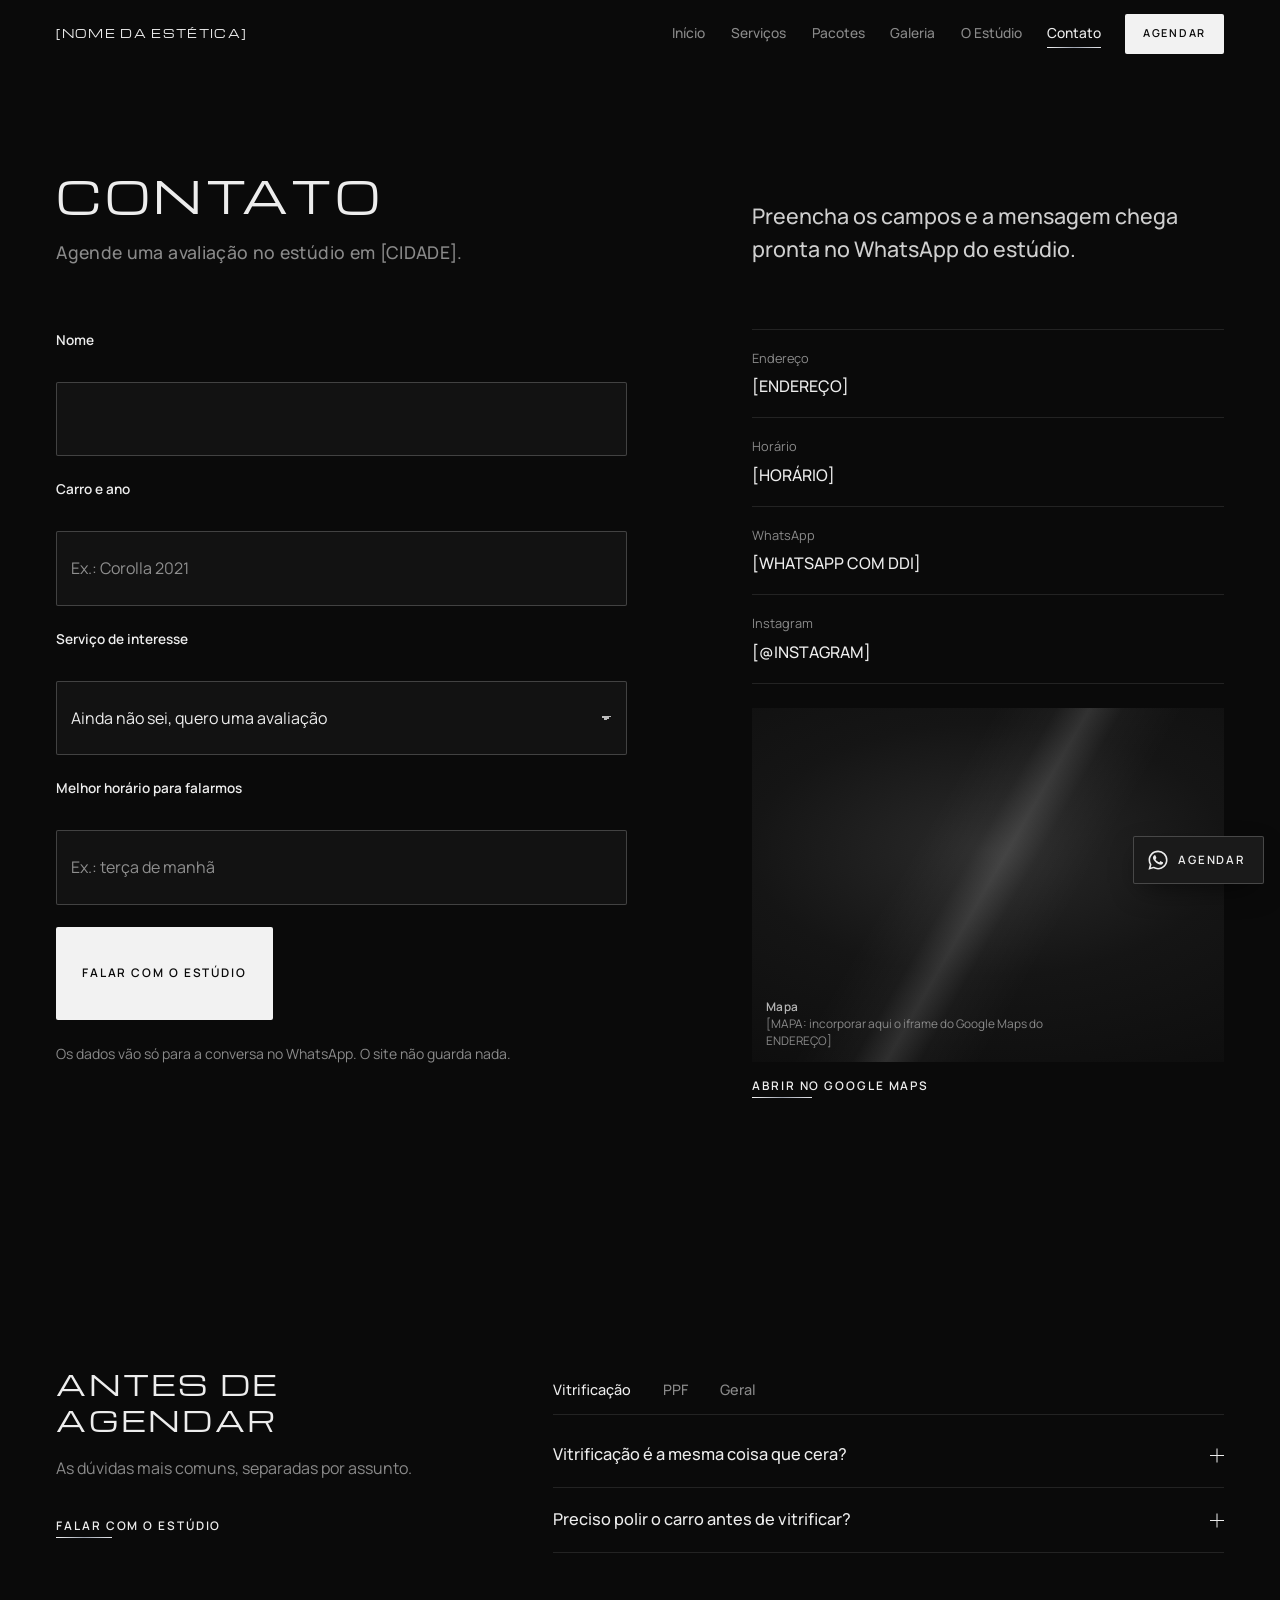
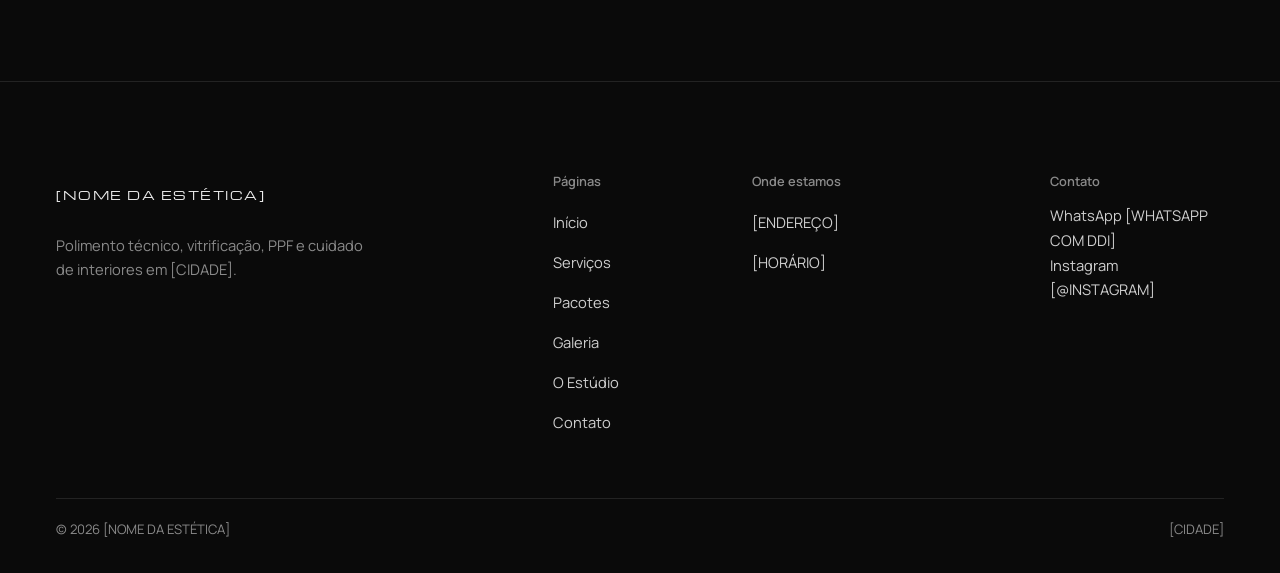
<file: contato.html>
<!doctype html>
<html lang="pt-BR">
<head>
<meta charset="utf-8">
<meta name="viewport" content="width=device-width, initial-scale=1, viewport-fit=cover">
<title>Agende uma avaliação de estética automotiva em [CIDADE] | [NOME DA ESTÉTICA]</title>
<meta name="description" content="Agende pelo WhatsApp uma avaliação de polimento, vitrificação ou PPF em [CIDADE]. Endereço, horário e dúvidas frequentes.">
<link rel="canonical" href="[URL DO SITE]/contato.html">
<meta name="theme-color" content="#0A0A0A">
<meta property="og:type" content="website">
<meta property="og:locale" content="pt_BR">
<meta property="og:site_name" content="[NOME DA ESTÉTICA]">
<meta property="og:title" content="Agende uma avaliação de estética automotiva em [CIDADE] | [NOME DA ESTÉTICA]">
<meta property="og:description" content="Agende pelo WhatsApp uma avaliação de polimento, vitrificação ou PPF em [CIDADE]. Endereço, horário e dúvidas frequentes.">
<meta property="og:url" content="[URL DO SITE]/contato.html">
<meta property="og:image" content="[URL DO SITE]/assets/img/og-contato.jpg">
<meta property="og:image:width" content="1200">
<meta property="og:image:height" content="630">
<meta name="twitter:card" content="summary_large_image">
<link rel="icon" href="data:image/svg+xml,%3Csvg xmlns='http://www.w3.org/2000/svg' viewBox='0 0 32 32'%3E%3Crect width='32' height='32' fill='%230A0A0A'/%3E%3Cpath d='M5 21h22M9 15h14' stroke='%23E5E7EB' stroke-width='1.6'/%3E%3C/svg%3E">
<link rel="preconnect" href="https://fonts.googleapis.com">
<link rel="preconnect" href="https://fonts.gstatic.com" crossorigin>
<link rel="stylesheet" href="https://fonts.googleapis.com/css2?family=Manrope:wght@400;500;600&family=Michroma&display=swap">
<link rel="stylesheet" href="assets/css/style.css">
<script>document.documentElement.classList.add('js');</script>
<script type="application/ld+json">
{
  "@context": "https://schema.org",
  "@type": "FAQPage",
  "mainEntity": [
    {
      "@type": "Question",
      "name": "Vitrificação é a mesma coisa que cera?",
      "acceptedAnswer": {
        "@type": "Answer",
        "text": "Não. A cera fica sobre a pintura e sai em poucas lavagens. O coating cerâmico se liga ao verniz e forma uma camada dura e transparente, que dura muito mais. A durabilidade do produto que usamos é [DURABILIDADE DA VITRIFICAÇÃO]."
      }
    },
    {
      "@type": "Question",
      "name": "Preciso polir o carro antes de vitrificar?",
      "acceptedAnswer": {
        "@type": "Answer",
        "text": "Sim. O coating sela o que estiver embaixo dele, inclusive riscos e marcas de lavagem. Por isso a pintura é corrigida antes da aplicação."
      }
    },
    {
      "@type": "Question",
      "name": "O PPF aparece na pintura?",
      "acceptedAnswer": {
        "@type": "Answer",
        "text": "Bem aplicado, fica quase imperceptível. De perto, dá para notar as bordas em algumas peças. Isso depende da cobertura escolhida."
      }
    },
    {
      "@type": "Question",
      "name": "Quanto tempo dura o PPF?",
      "acceptedAnswer": {
        "@type": "Answer",
        "text": "Depende da película e do uso do carro. Aplicamos [MARCA DO PPF], com durabilidade de [DURABILIDADE DO PPF] informada pelo fabricante."
      }
    },
    {
      "@type": "Question",
      "name": "Quanto tempo o carro fica no estúdio?",
      "acceptedAnswer": {
        "@type": "Answer",
        "text": "Depende do serviço e do estado da pintura. O prazo de referência de cada serviço está na página Serviços; o prazo exato é confirmado na avaliação."
      }
    },
    {
      "@type": "Question",
      "name": "Como é feito o orçamento?",
      "acceptedAnswer": {
        "@type": "Answer",
        "text": "O valor muda conforme o porte do carro e o estado da pintura. Por isso o preço final é passado depois da avaliação. Os valores de referência estão na página Pacotes."
      }
    },
    {
      "@type": "Question",
      "name": "Vocês buscam e entregam o carro?",
      "acceptedAnswer": {
        "@type": "Answer",
        "text": "[LEVA-E-TRAZ: confirmar se existe e em quais bairros]"
      }
    },
    {
      "@type": "Question",
      "name": "Quais são as formas de pagamento?",
      "acceptedAnswer": {
        "@type": "Answer",
        "text": "[FORMAS DE PAGAMENTO]"
      }
    }
  ]
}
</script>
</head>
<body data-page="contato">
<a class="skip" href="#conteudo">Pular para o conteúdo</a>
<header class="site-header" data-header>
  <div class="wrap hd-in">
    <a class="brand" href="index.html"><span class="brand-name">[NOME DA ESTÉTICA]</span></a>
    <nav class="nav" aria-label="Principal"><ul><li><a href="index.html" data-nav="inicio">Início</a></li><li><a href="servicos.html" data-nav="servicos">Serviços</a></li><li><a href="pacotes.html" data-nav="pacotes">Pacotes</a></li><li><a href="galeria.html" data-nav="galeria">Galeria</a></li><li><a href="estudio.html" data-nav="estudio">O Estúdio</a></li><li><a href="contato.html" data-nav="contato">Contato</a></li></ul></nav>
    <a class="btn btn-sm hd-cta" href="contato.html" data-wa="uma avaliação">Agendar</a>
    <button class="menu-btn" type="button" aria-expanded="false" aria-controls="menu-mobile" aria-label="Abrir menu"><svg viewBox="0 0 24 24" fill="none" stroke="currentColor" stroke-width="1.4" aria-hidden="true"><path d="M3 9h18M3 15h18"/></svg></button>
  </div>
</header>
<div class="menu-mobile" id="menu-mobile" role="dialog" aria-modal="true" aria-label="Menu" hidden>
  <div class="menu-top"><button class="menu-btn menu-close" type="button" aria-label="Fechar menu"><svg viewBox="0 0 24 24" fill="none" stroke="currentColor" stroke-width="1.4" aria-hidden="true"><path d="M5 5l14 14M19 5L5 19"/></svg></button></div>
  <nav aria-label="Principal no celular"><ul><li><a href="index.html" data-nav="inicio">Início</a></li><li><a href="servicos.html" data-nav="servicos">Serviços</a></li><li><a href="pacotes.html" data-nav="pacotes">Pacotes</a></li><li><a href="galeria.html" data-nav="galeria">Galeria</a></li><li><a href="estudio.html" data-nav="estudio">O Estúdio</a></li><li><a href="contato.html" data-nav="contato">Contato</a></li></ul></nav>
  <div class="menu-foot">
    <a class="btn" href="contato.html" data-wa="uma avaliação">Agendar avaliação</a>
    <p class="small muted">[ENDEREÇO]<br>[HORÁRIO]</p>
  </div>
</div>
<main id="conteudo">
<section class="page-head">
  <div class="wrap page-head-grid">
    <h1><span class="d h1">Contato</span><span class="h1-city">Agende uma avaliação no estúdio em [CIDADE].</span></h1>
    <p class="lead">Preencha os campos e a mensagem chega pronta no WhatsApp do estúdio.</p>
  </div>
</section>
<section class="sec" style="padding-top:0" aria-label="Formulário e informações">
  <div class="wrap contact-grid">
    <form class="form" id="form-contato" novalidate>
      <div class="field"><label for="f-nome">Nome</label><input id="f-nome" name="nome" autocomplete="name" required aria-describedby="f-nome-err"><span class="err" id="f-nome-err" aria-live="polite"></span></div>
      <div class="field"><label for="f-carro">Carro e ano</label><input id="f-carro" name="carro" placeholder="Ex.: Corolla 2021" required aria-describedby="f-carro-err"><span class="err" id="f-carro-err" aria-live="polite"></span></div>
      <div class="field"><label for="f-servico">Serviço de interesse</label><select id="f-servico" name="servico"><option value="">Ainda não sei, quero uma avaliação</option><option value="Polimento técnico" data-slug="polimento">Polimento técnico</option><option value="Vitrificação de pintura" data-slug="vitrificacao">Vitrificação de pintura</option><option value="PPF" data-slug="ppf">PPF</option><option value="Higienização e hidratação de couro" data-slug="couro">Higienização e hidratação de couro</option><option value="Película solar" data-slug="pelicula">Película solar</option><option value="Restauração de faróis" data-slug="farois">Restauração de faróis</option><option value="Pacote Revitalização" data-slug="revitalizacao">Pacote Revitalização</option><option value="Pacote Proteção" data-slug="protecao">Pacote Proteção</option><option value="Pacote Blindagem" data-slug="blindagem">Pacote Blindagem</option></select></div>
      <div class="field"><label for="f-horario">Melhor horário para falarmos</label><input id="f-horario" name="horario" placeholder="Ex.: terça de manhã"></div>
      <button class="btn" type="submit">Falar com o estúdio</button>
      <p class="form-status" role="status"></p>
      <p class="small muted">Os dados vão só para a conversa no WhatsApp. O site não guarda nada.</p>
    </form>
    <div class="info">
      <dl>
        <div><dt>Endereço</dt><dd>[ENDEREÇO]</dd></div>
        <div><dt>Horário</dt><dd>[HORÁRIO]</dd></div>
        <div><dt>WhatsApp</dt><dd><a href="contato.html" data-wa="uma avaliação">[WHATSAPP COM DDI]</a></dd></div>
        <div><dt>Instagram</dt><dd><a href="https://www.instagram.com/[@INSTAGRAM]" target="_blank" rel="noopener">[@INSTAGRAM]</a></dd></div>
      </dl>
      <div class="map">
        <figure class="ph" style="--ar:4 / 3;--ang:120deg;--lx:50%;--ly:40%"><figcaption class="ph-note"><b>Mapa</b>[MAPA: incorporar aqui o iframe do Google Maps do ENDEREÇO]</figcaption></figure>
        <div class="actions"><a class="link" href="https://www.google.com/maps/search/?api=1&amp;query=[ENDEREÇO]" target="_blank" rel="noopener">Abrir no Google Maps</a></div>
      </div>
    </div>
  </div>
</section>
<section class="sec" id="faq" aria-labelledby="fc-t">
  <div class="wrap faq-grid">
    <div>
      <h2 class="d h2" id="fc-t">Antes de agendar</h2>
      <p class="muted" style="margin-top:16px;max-width:36ch">As dúvidas mais comuns, separadas por assunto.</p>
      <div class="actions" style="margin-top:20px"><a class="link" href="contato.html" data-wa="uma conversa para tirar dúvidas">Falar com o estúdio</a></div>
    </div>
    <div><div class="tabs" role="tablist" aria-label="Categorias de dúvidas"><button type="button" role="tab" id="fc-tab-vitrificacao" aria-controls="fc-panel-vitrificacao" aria-selected="true" tabindex="0">Vitrificação</button><button type="button" role="tab" id="fc-tab-ppf" aria-controls="fc-panel-ppf" aria-selected="false" tabindex="-1">PPF</button><button type="button" role="tab" id="fc-tab-geral" aria-controls="fc-panel-geral" aria-selected="false" tabindex="-1">Geral</button></div><div role="tabpanel" id="fc-panel-vitrificacao" aria-labelledby="fc-tab-vitrificacao" tabindex="0"><div class="acc"><h3><button class="acc-btn" type="button" aria-expanded="false" aria-controls="fc-vitrificacao-0"><span>Vitrificação é a mesma coisa que cera?</span><span class="acc-ico" aria-hidden="true"></span></button></h3><div class="acc-panel" id="fc-vitrificacao-0"><p>Não. A cera fica sobre a pintura e sai em poucas lavagens. O coating cerâmico se liga ao verniz e forma uma camada dura e transparente, que dura muito mais. A durabilidade do produto que usamos é [DURABILIDADE DA VITRIFICAÇÃO].</p></div></div><div class="acc"><h3><button class="acc-btn" type="button" aria-expanded="false" aria-controls="fc-vitrificacao-1"><span>Preciso polir o carro antes de vitrificar?</span><span class="acc-ico" aria-hidden="true"></span></button></h3><div class="acc-panel" id="fc-vitrificacao-1"><p>Sim. O coating sela o que estiver embaixo dele, inclusive riscos e marcas de lavagem. Por isso a pintura é corrigida antes da aplicação.</p></div></div></div><div role="tabpanel" id="fc-panel-ppf" aria-labelledby="fc-tab-ppf" tabindex="0"><div class="acc"><h3><button class="acc-btn" type="button" aria-expanded="false" aria-controls="fc-ppf-0"><span>O PPF aparece na pintura?</span><span class="acc-ico" aria-hidden="true"></span></button></h3><div class="acc-panel" id="fc-ppf-0"><p>Bem aplicado, fica quase imperceptível. De perto, dá para notar as bordas em algumas peças. Isso depende da cobertura escolhida.</p></div></div><div class="acc"><h3><button class="acc-btn" type="button" aria-expanded="false" aria-controls="fc-ppf-1"><span>Quanto tempo dura o PPF?</span><span class="acc-ico" aria-hidden="true"></span></button></h3><div class="acc-panel" id="fc-ppf-1"><p>Depende da película e do uso do carro. Aplicamos [MARCA DO PPF], com durabilidade de [DURABILIDADE DO PPF] informada pelo fabricante.</p></div></div></div><div role="tabpanel" id="fc-panel-geral" aria-labelledby="fc-tab-geral" tabindex="0"><div class="acc"><h3><button class="acc-btn" type="button" aria-expanded="false" aria-controls="fc-geral-0"><span>Quanto tempo o carro fica no estúdio?</span><span class="acc-ico" aria-hidden="true"></span></button></h3><div class="acc-panel" id="fc-geral-0"><p>Depende do serviço e do estado da pintura. O prazo de referência de cada serviço está na página Serviços; o prazo exato é confirmado na avaliação.</p></div></div><div class="acc"><h3><button class="acc-btn" type="button" aria-expanded="false" aria-controls="fc-geral-1"><span>Como é feito o orçamento?</span><span class="acc-ico" aria-hidden="true"></span></button></h3><div class="acc-panel" id="fc-geral-1"><p>O valor muda conforme o porte do carro e o estado da pintura. Por isso o preço final é passado depois da avaliação. Os valores de referência estão na página Pacotes.</p></div></div><div class="acc"><h3><button class="acc-btn" type="button" aria-expanded="false" aria-controls="fc-geral-2"><span>Vocês buscam e entregam o carro?</span><span class="acc-ico" aria-hidden="true"></span></button></h3><div class="acc-panel" id="fc-geral-2"><p>[LEVA-E-TRAZ: confirmar se existe e em quais bairros]</p></div></div><div class="acc"><h3><button class="acc-btn" type="button" aria-expanded="false" aria-controls="fc-geral-3"><span>Quais são as formas de pagamento?</span><span class="acc-ico" aria-hidden="true"></span></button></h3><div class="acc-panel" id="fc-geral-3"><p>[FORMAS DE PAGAMENTO]</p></div></div></div></div>
  </div>
</section>
</main>
<footer class="site-footer">
  <div class="wrap">
    <div class="ft-grid">
      <div class="ft-brand">
        <a class="brand" href="index.html"><span class="brand-name">[NOME DA ESTÉTICA]</span></a>
        <p>Polimento técnico, vitrificação, PPF e cuidado de interiores em [CIDADE].</p>
      </div>
      <div class="ft-col"><h2>Páginas</h2><ul><li><a href="index.html" data-nav="inicio">Início</a></li><li><a href="servicos.html" data-nav="servicos">Serviços</a></li><li><a href="pacotes.html" data-nav="pacotes">Pacotes</a></li><li><a href="galeria.html" data-nav="galeria">Galeria</a></li><li><a href="estudio.html" data-nav="estudio">O Estúdio</a></li><li><a href="contato.html" data-nav="contato">Contato</a></li></ul></div>
      <div class="ft-col"><h2>Onde estamos</h2><ul><li><span>[ENDEREÇO]</span></li><li><span>[HORÁRIO]</span></li></ul></div>
      <div class="ft-col"><h2>Contato</h2><ul>
        <li><a href="contato.html" data-wa="uma avaliação">WhatsApp [WHATSAPP COM DDI]</a></li>
        <li><a href="https://www.instagram.com/[@INSTAGRAM]" target="_blank" rel="noopener">Instagram [@INSTAGRAM]</a></li>
      </ul></div>
    </div>
    <div class="ft-base"><span>© <span data-year>2026</span> [NOME DA ESTÉTICA]</span><span>[CIDADE]</span></div>
  </div>
</footer>
<a class="wa-float" href="contato.html" data-wa="uma avaliação" aria-label="Agendar pelo WhatsApp"><svg viewBox="0 0 24 24" fill="currentColor" aria-hidden="true"><path d="M17.47 14.38c-.3-.15-1.76-.87-2.03-.97-.27-.1-.47-.15-.67.15-.2.3-.77.97-.94 1.17-.17.2-.35.22-.64.07-.3-.15-1.26-.46-2.4-1.48-.89-.79-1.49-1.77-1.66-2.07-.17-.3-.02-.46.13-.6.13-.14.3-.35.45-.52.15-.17.2-.3.3-.5.1-.2.05-.37-.03-.52-.07-.15-.67-1.6-.92-2.2-.24-.58-.49-.5-.67-.5h-.57c-.2 0-.52.07-.8.37-.27.3-1.04 1.02-1.04 2.48s1.07 2.88 1.21 3.08c.15.2 2.1 3.2 5.08 4.49.71.31 1.26.49 1.7.63.71.23 1.36.2 1.87.12.57-.08 1.76-.72 2-1.41.25-.7.25-1.29.18-1.41-.07-.13-.27-.2-.57-.35zM12.04 21.5h-.01a9.45 9.45 0 0 1-4.82-1.32l-.35-.2-3.58.94.96-3.49-.23-.36a9.43 9.43 0 0 1-1.45-5.03c0-5.22 4.25-9.47 9.48-9.47a9.4 9.4 0 0 1 6.7 2.78 9.4 9.4 0 0 1 2.77 6.7c0 5.22-4.25 9.46-9.47 9.46zm8.06-17.53A11.33 11.33 0 0 0 12.04.63C5.76.63.65 5.74.65 12.02c0 2 .52 3.96 1.52 5.69L.55 23.6l6.04-1.58a11.36 11.36 0 0 0 5.44 1.39h.01c6.28 0 11.39-5.11 11.39-11.39 0-3.04-1.18-5.9-3.33-8.05z"/></svg><span>Agendar</span></a>
<script src="assets/js/main.js" defer></script>
</body>
</html>
</file>
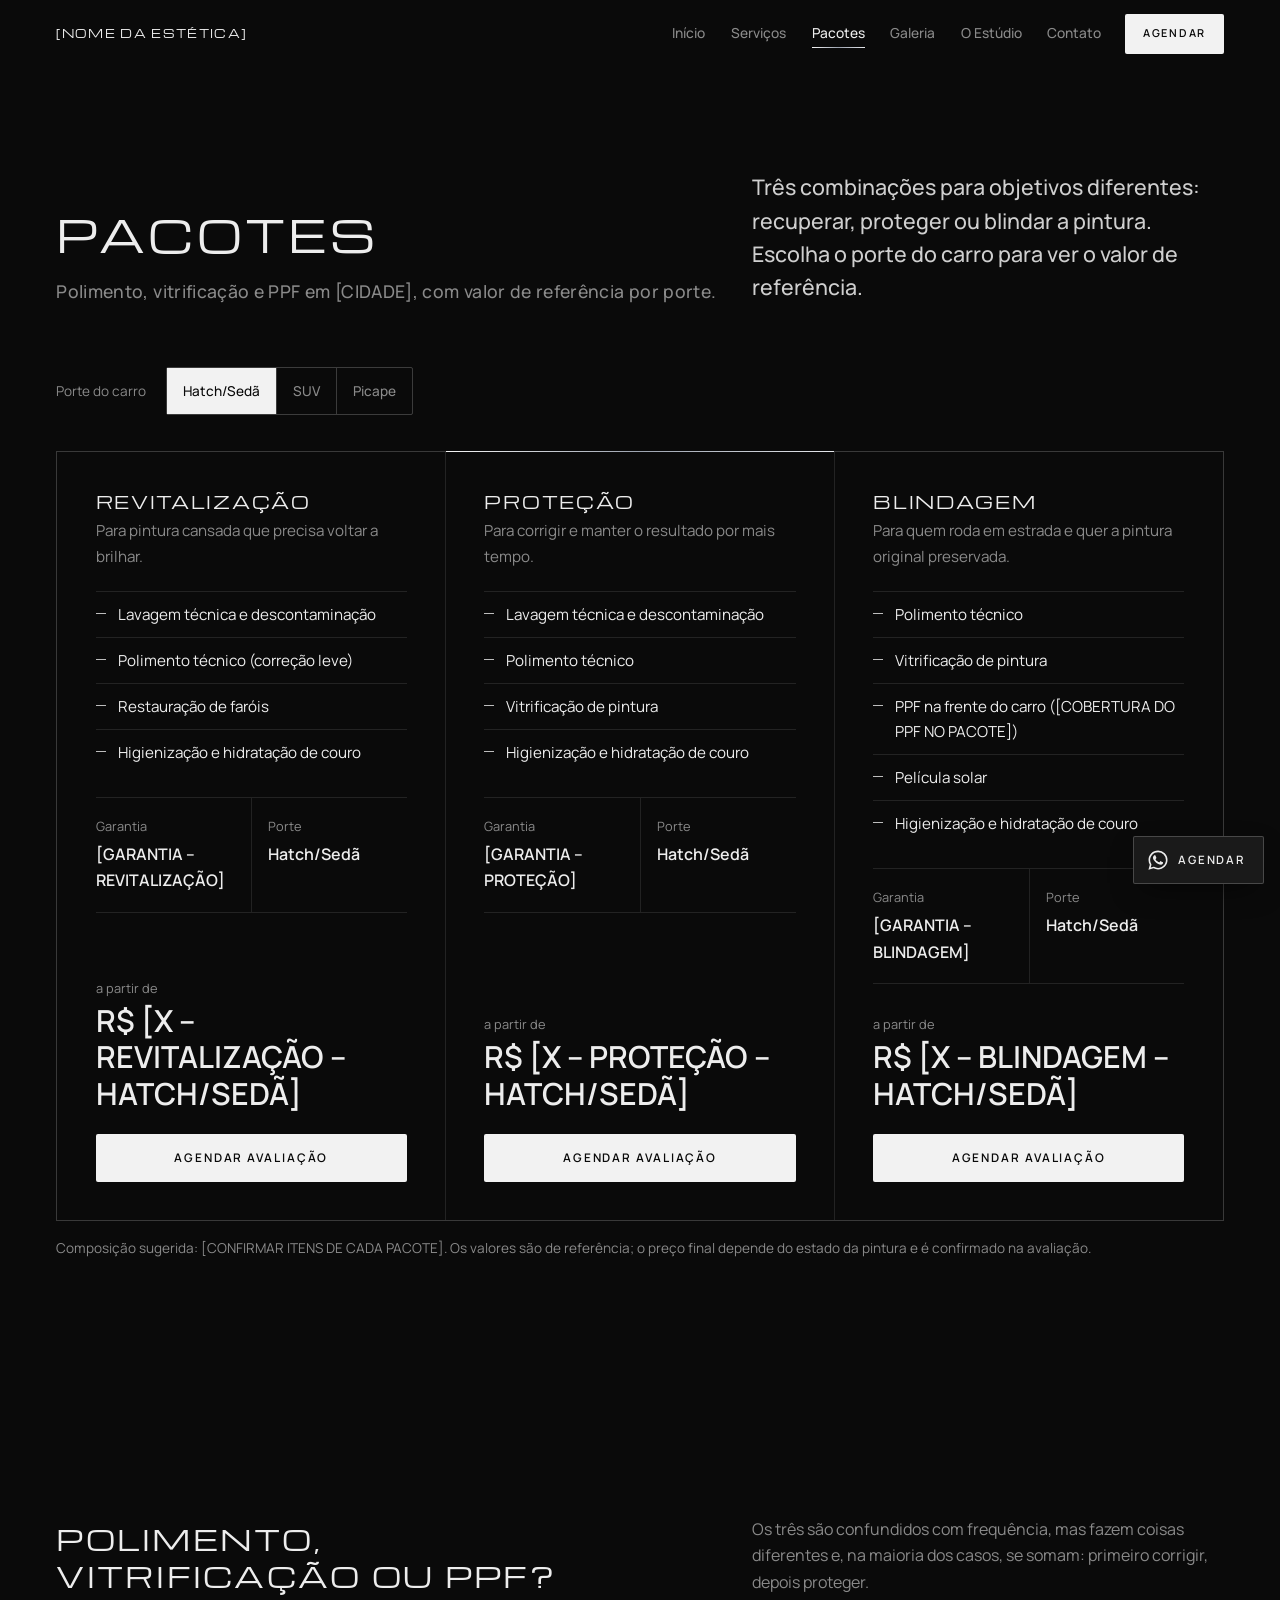
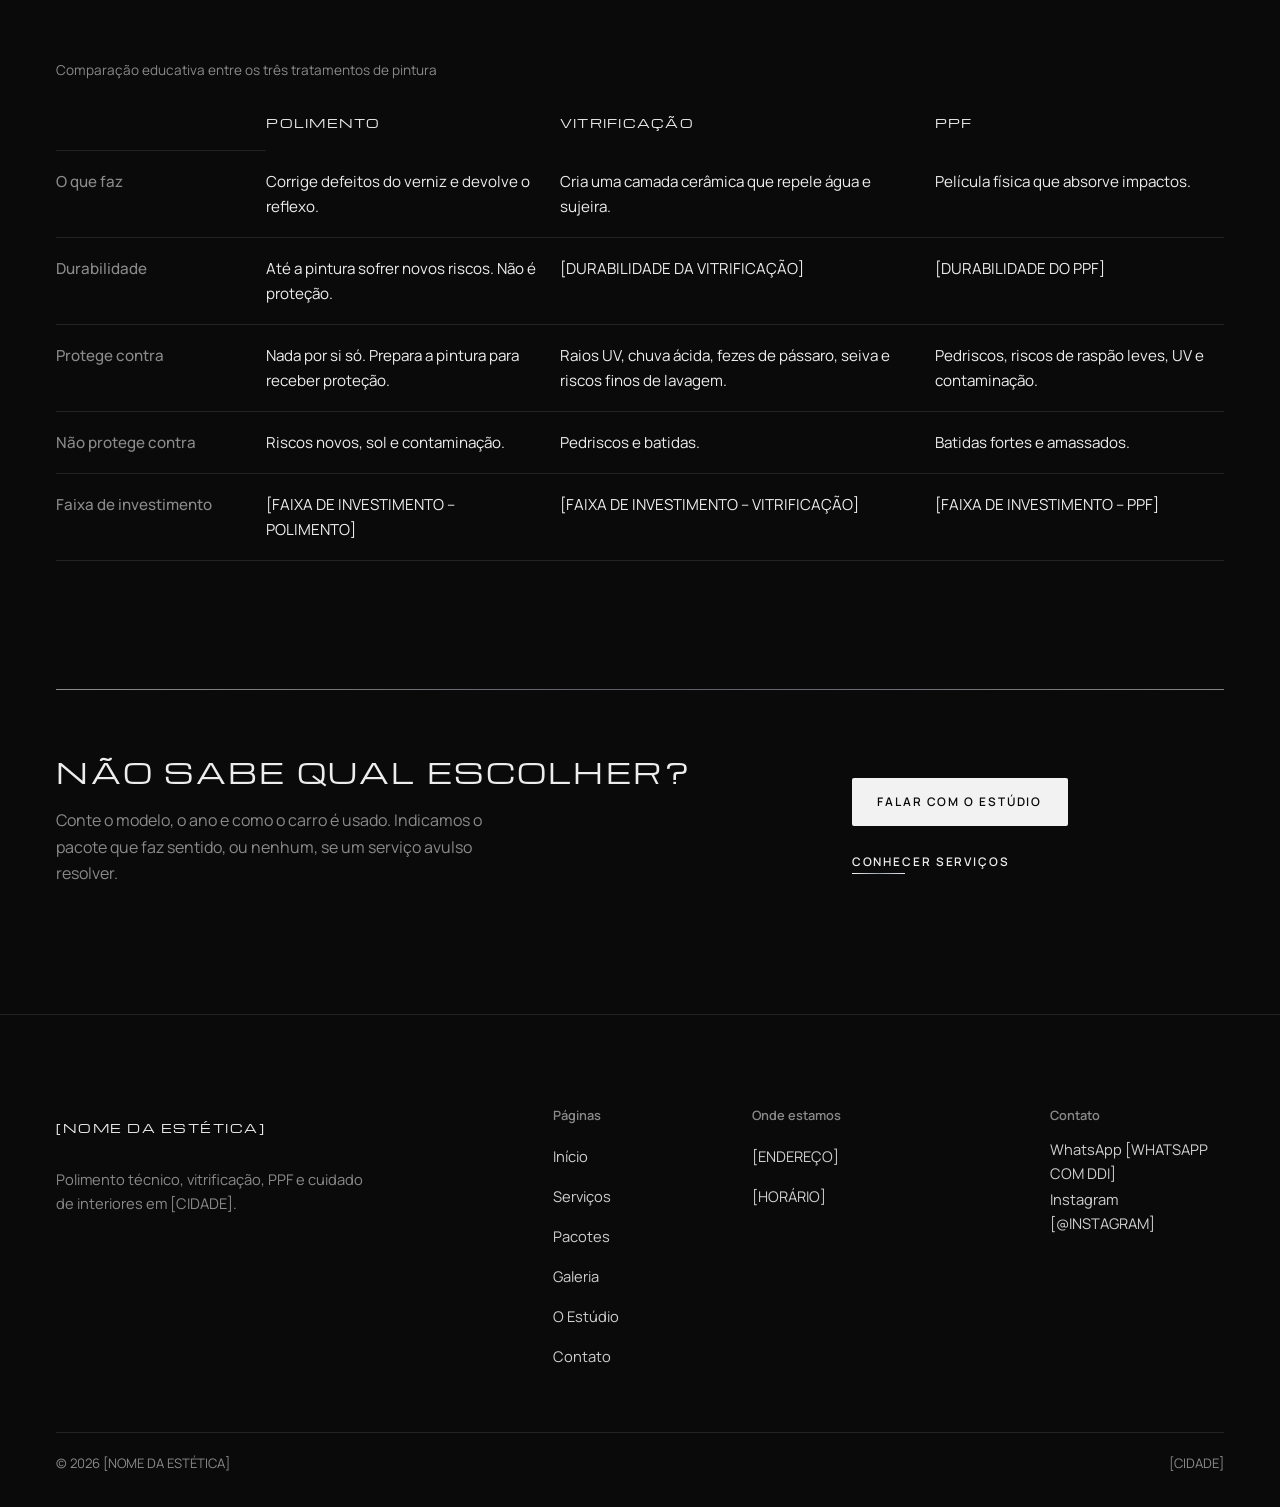
<file: pacotes.html>
<!doctype html>
<html lang="pt-BR">
<head>
<meta charset="utf-8">
<meta name="viewport" content="width=device-width, initial-scale=1, viewport-fit=cover">
<title>Pacotes de polimento, vitrificação e PPF em [CIDADE] | [NOME DA ESTÉTICA]</title>
<meta name="description" content="Pacotes de estética automotiva em [CIDADE] com valor de referência por porte. Compare polimento, vitrificação e PPF.">
<link rel="canonical" href="[URL DO SITE]/pacotes.html">
<meta name="theme-color" content="#0A0A0A">
<meta property="og:type" content="website">
<meta property="og:locale" content="pt_BR">
<meta property="og:site_name" content="[NOME DA ESTÉTICA]">
<meta property="og:title" content="Pacotes de polimento, vitrificação e PPF em [CIDADE] | [NOME DA ESTÉTICA]">
<meta property="og:description" content="Pacotes de estética automotiva em [CIDADE] com valor de referência por porte. Compare polimento, vitrificação e PPF.">
<meta property="og:url" content="[URL DO SITE]/pacotes.html">
<meta property="og:image" content="[URL DO SITE]/assets/img/og-pacotes.jpg">
<meta property="og:image:width" content="1200">
<meta property="og:image:height" content="630">
<meta name="twitter:card" content="summary_large_image">
<link rel="icon" href="data:image/svg+xml,%3Csvg xmlns='http://www.w3.org/2000/svg' viewBox='0 0 32 32'%3E%3Crect width='32' height='32' fill='%230A0A0A'/%3E%3Cpath d='M5 21h22M9 15h14' stroke='%23E5E7EB' stroke-width='1.6'/%3E%3C/svg%3E">
<link rel="preconnect" href="https://fonts.googleapis.com">
<link rel="preconnect" href="https://fonts.gstatic.com" crossorigin>
<link rel="stylesheet" href="https://fonts.googleapis.com/css2?family=Manrope:wght@400;500;600&family=Michroma&display=swap">
<link rel="stylesheet" href="assets/css/style.css">
<script>document.documentElement.classList.add('js');</script>

</head>
<body data-page="pacotes">
<a class="skip" href="#conteudo">Pular para o conteúdo</a>
<header class="site-header" data-header>
  <div class="wrap hd-in">
    <a class="brand" href="index.html"><span class="brand-name">[NOME DA ESTÉTICA]</span></a>
    <nav class="nav" aria-label="Principal"><ul><li><a href="index.html" data-nav="inicio">Início</a></li><li><a href="servicos.html" data-nav="servicos">Serviços</a></li><li><a href="pacotes.html" data-nav="pacotes">Pacotes</a></li><li><a href="galeria.html" data-nav="galeria">Galeria</a></li><li><a href="estudio.html" data-nav="estudio">O Estúdio</a></li><li><a href="contato.html" data-nav="contato">Contato</a></li></ul></nav>
    <a class="btn btn-sm hd-cta" href="contato.html" data-wa="uma avaliação">Agendar</a>
    <button class="menu-btn" type="button" aria-expanded="false" aria-controls="menu-mobile" aria-label="Abrir menu"><svg viewBox="0 0 24 24" fill="none" stroke="currentColor" stroke-width="1.4" aria-hidden="true"><path d="M3 9h18M3 15h18"/></svg></button>
  </div>
</header>
<div class="menu-mobile" id="menu-mobile" role="dialog" aria-modal="true" aria-label="Menu" hidden>
  <div class="menu-top"><button class="menu-btn menu-close" type="button" aria-label="Fechar menu"><svg viewBox="0 0 24 24" fill="none" stroke="currentColor" stroke-width="1.4" aria-hidden="true"><path d="M5 5l14 14M19 5L5 19"/></svg></button></div>
  <nav aria-label="Principal no celular"><ul><li><a href="index.html" data-nav="inicio">Início</a></li><li><a href="servicos.html" data-nav="servicos">Serviços</a></li><li><a href="pacotes.html" data-nav="pacotes">Pacotes</a></li><li><a href="galeria.html" data-nav="galeria">Galeria</a></li><li><a href="estudio.html" data-nav="estudio">O Estúdio</a></li><li><a href="contato.html" data-nav="contato">Contato</a></li></ul></nav>
  <div class="menu-foot">
    <a class="btn" href="contato.html" data-wa="uma avaliação">Agendar avaliação</a>
    <p class="small muted">[ENDEREÇO]<br>[HORÁRIO]</p>
  </div>
</div>
<main id="conteudo">
<section class="page-head">
  <div class="wrap page-head-grid">
    <h1><span class="d h1">Pacotes</span><span class="h1-city">Polimento, vitrificação e PPF em [CIDADE], com valor de referência por porte.</span></h1>
    <p class="lead">Três combinações para objetivos diferentes: recuperar, proteger ou blindar a pintura. Escolha o porte do carro para ver o valor de referência.</p>
  </div>
</section>
<section class="sec" style="padding-top:0" aria-label="Pacotes por porte">
  <div class="wrap">
    <div class="size-sel">
      <fieldset>
        <legend>Porte do carro</legend>
        <div class="seg">
          <label><input type="radio" name="porte" value="hatch" checked><span>Hatch/Sedã</span></label>
          <label><input type="radio" name="porte" value="suv"><span>SUV</span></label>
          <label><input type="radio" name="porte" value="picape"><span>Picape</span></label>
        </div>
      </fieldset>
    </div>
    <div class="pkgs" aria-live="polite"><article class="pkg rv" aria-labelledby="pk-revitalizacao">
  <div><h2 class="pkg-name" id="pk-revitalizacao">Revitalização</h2><p class="pkg-for">Para pintura cansada que precisa voltar a brilhar.</p></div>
  <ul><li>Lavagem técnica e descontaminação</li><li>Polimento técnico (correção leve)</li><li>Restauração de faróis</li><li>Higienização e hidratação de couro</li></ul>
  <dl class="meta"><div><dt>Garantia</dt><dd>[GARANTIA – REVITALIZAÇÃO]</dd></div><div><dt>Porte</dt><dd data-porte-label>Hatch/Sedã</dd></div></dl>
  <p class="pkg-price"><small>a partir de</small><strong>R$ <span data-price data-hatch="[X – REVITALIZAÇÃO – HATCH/SEDÃ]" data-suv="[X – REVITALIZAÇÃO – SUV]" data-picape="[X – REVITALIZAÇÃO – PICAPE]">[X – REVITALIZAÇÃO – HATCH/SEDÃ]</span></strong></p>
  <a class="btn" href="contato.html?servico=revitalizacao" data-wa="uma avaliação para o pacote Revitalização" data-wa-pkg="Revitalização">Agendar avaliação</a>
</article><article class="pkg pkg-feat rv" aria-labelledby="pk-protecao">
  <div><h2 class="pkg-name" id="pk-protecao">Proteção</h2><p class="pkg-for">Para corrigir e manter o resultado por mais tempo.</p></div>
  <ul><li>Lavagem técnica e descontaminação</li><li>Polimento técnico</li><li>Vitrificação de pintura</li><li>Higienização e hidratação de couro</li></ul>
  <dl class="meta"><div><dt>Garantia</dt><dd>[GARANTIA – PROTEÇÃO]</dd></div><div><dt>Porte</dt><dd data-porte-label>Hatch/Sedã</dd></div></dl>
  <p class="pkg-price"><small>a partir de</small><strong>R$ <span data-price data-hatch="[X – PROTEÇÃO – HATCH/SEDÃ]" data-suv="[X – PROTEÇÃO – SUV]" data-picape="[X – PROTEÇÃO – PICAPE]">[X – PROTEÇÃO – HATCH/SEDÃ]</span></strong></p>
  <a class="btn" href="contato.html?servico=protecao" data-wa="uma avaliação para o pacote Proteção" data-wa-pkg="Proteção">Agendar avaliação</a>
</article><article class="pkg rv" aria-labelledby="pk-blindagem">
  <div><h2 class="pkg-name" id="pk-blindagem">Blindagem</h2><p class="pkg-for">Para quem roda em estrada e quer a pintura original preservada.</p></div>
  <ul><li>Polimento técnico</li><li>Vitrificação de pintura</li><li>PPF na frente do carro ([COBERTURA DO PPF NO PACOTE])</li><li>Película solar</li><li>Higienização e hidratação de couro</li></ul>
  <dl class="meta"><div><dt>Garantia</dt><dd>[GARANTIA – BLINDAGEM]</dd></div><div><dt>Porte</dt><dd data-porte-label>Hatch/Sedã</dd></div></dl>
  <p class="pkg-price"><small>a partir de</small><strong>R$ <span data-price data-hatch="[X – BLINDAGEM – HATCH/SEDÃ]" data-suv="[X – BLINDAGEM – SUV]" data-picape="[X – BLINDAGEM – PICAPE]">[X – BLINDAGEM – HATCH/SEDÃ]</span></strong></p>
  <a class="btn" href="contato.html?servico=blindagem" data-wa="uma avaliação para o pacote Blindagem" data-wa-pkg="Blindagem">Agendar avaliação</a>
</article></div>
    <p class="pkg-note">Composição sugerida: [CONFIRMAR ITENS DE CADA PACOTE]. Os valores são de referência; o preço final depende do estado da pintura e é confirmado na avaliação.</p>
  </div>
</section>
<section class="sec" aria-labelledby="cmp-t">
  <div class="wrap">
    <div class="sec-head rv">
      <h2 class="d h2" id="cmp-t">Polimento, vitrificação ou PPF?</h2>
      <p>Os três são confundidos com frequência, mas fazem coisas diferentes e, na maioria dos casos, se somam: primeiro corrigir, depois proteger.</p>
    </div>
    <table class="cmp rv">
      <caption>Comparação educativa entre os três tratamentos de pintura</caption>
      <thead><tr><td></td><th scope="col">Polimento</th><th scope="col">Vitrificação</th><th scope="col">PPF</th></tr></thead>
      <tbody><tr><th scope="row">O que faz</th><td data-label="Polimento">Corrige defeitos do verniz e devolve o reflexo.</td><td data-label="Vitrificação">Cria uma camada cerâmica que repele água e sujeira.</td><td data-label="PPF">Película física que absorve impactos.</td></tr><tr><th scope="row">Durabilidade</th><td data-label="Polimento">Até a pintura sofrer novos riscos. Não é proteção.</td><td data-label="Vitrificação">[DURABILIDADE DA VITRIFICAÇÃO]</td><td data-label="PPF">[DURABILIDADE DO PPF]</td></tr><tr><th scope="row">Protege contra</th><td data-label="Polimento">Nada por si só. Prepara a pintura para receber proteção.</td><td data-label="Vitrificação">Raios UV, chuva ácida, fezes de pássaro, seiva e riscos finos de lavagem.</td><td data-label="PPF">Pedriscos, riscos de raspão leves, UV e contaminação.</td></tr><tr><th scope="row">Não protege contra</th><td data-label="Polimento">Riscos novos, sol e contaminação.</td><td data-label="Vitrificação">Pedriscos e batidas.</td><td data-label="PPF">Batidas fortes e amassados.</td></tr><tr><th scope="row">Faixa de investimento</th><td data-label="Polimento">[FAIXA DE INVESTIMENTO – POLIMENTO]</td><td data-label="Vitrificação">[FAIXA DE INVESTIMENTO – VITRIFICAÇÃO]</td><td data-label="PPF">[FAIXA DE INVESTIMENTO – PPF]</td></tr></tbody>
    </table>
  </div>
</section>
<section class="sec" style="padding-top:0" aria-labelledby="pk-cta-t">
  <div class="wrap">
    <hr class="rule">
    <div class="cta-box rv">
      <div><h2 class="d h2" id="pk-cta-t">Não sabe qual escolher?</h2><p style="margin-top:16px">Conte o modelo, o ano e como o carro é usado. Indicamos o pacote que faz sentido, ou nenhum, se um serviço avulso resolver.</p></div>
      <div class="actions"><a class="btn" href="contato.html" data-wa="uma avaliação para saber qual pacote faz sentido">Falar com o estúdio</a><a class="link" href="servicos.html">Conhecer serviços</a></div>
    </div>
  </div>
</section>
</main>
<footer class="site-footer">
  <div class="wrap">
    <div class="ft-grid">
      <div class="ft-brand">
        <a class="brand" href="index.html"><span class="brand-name">[NOME DA ESTÉTICA]</span></a>
        <p>Polimento técnico, vitrificação, PPF e cuidado de interiores em [CIDADE].</p>
      </div>
      <div class="ft-col"><h2>Páginas</h2><ul><li><a href="index.html" data-nav="inicio">Início</a></li><li><a href="servicos.html" data-nav="servicos">Serviços</a></li><li><a href="pacotes.html" data-nav="pacotes">Pacotes</a></li><li><a href="galeria.html" data-nav="galeria">Galeria</a></li><li><a href="estudio.html" data-nav="estudio">O Estúdio</a></li><li><a href="contato.html" data-nav="contato">Contato</a></li></ul></div>
      <div class="ft-col"><h2>Onde estamos</h2><ul><li><span>[ENDEREÇO]</span></li><li><span>[HORÁRIO]</span></li></ul></div>
      <div class="ft-col"><h2>Contato</h2><ul>
        <li><a href="contato.html" data-wa="uma avaliação">WhatsApp [WHATSAPP COM DDI]</a></li>
        <li><a href="https://www.instagram.com/[@INSTAGRAM]" target="_blank" rel="noopener">Instagram [@INSTAGRAM]</a></li>
      </ul></div>
    </div>
    <div class="ft-base"><span>© <span data-year>2026</span> [NOME DA ESTÉTICA]</span><span>[CIDADE]</span></div>
  </div>
</footer>
<a class="wa-float" href="contato.html" data-wa="uma avaliação" aria-label="Agendar pelo WhatsApp"><svg viewBox="0 0 24 24" fill="currentColor" aria-hidden="true"><path d="M17.47 14.38c-.3-.15-1.76-.87-2.03-.97-.27-.1-.47-.15-.67.15-.2.3-.77.97-.94 1.17-.17.2-.35.22-.64.07-.3-.15-1.26-.46-2.4-1.48-.89-.79-1.49-1.77-1.66-2.07-.17-.3-.02-.46.13-.6.13-.14.3-.35.45-.52.15-.17.2-.3.3-.5.1-.2.05-.37-.03-.52-.07-.15-.67-1.6-.92-2.2-.24-.58-.49-.5-.67-.5h-.57c-.2 0-.52.07-.8.37-.27.3-1.04 1.02-1.04 2.48s1.07 2.88 1.21 3.08c.15.2 2.1 3.2 5.08 4.49.71.31 1.26.49 1.7.63.71.23 1.36.2 1.87.12.57-.08 1.76-.72 2-1.41.25-.7.25-1.29.18-1.41-.07-.13-.27-.2-.57-.35zM12.04 21.5h-.01a9.45 9.45 0 0 1-4.82-1.32l-.35-.2-3.58.94.96-3.49-.23-.36a9.43 9.43 0 0 1-1.45-5.03c0-5.22 4.25-9.47 9.48-9.47a9.4 9.4 0 0 1 6.7 2.78 9.4 9.4 0 0 1 2.77 6.7c0 5.22-4.25 9.46-9.47 9.46zm8.06-17.53A11.33 11.33 0 0 0 12.04.63C5.76.63.65 5.74.65 12.02c0 2 .52 3.96 1.52 5.69L.55 23.6l6.04-1.58a11.36 11.36 0 0 0 5.44 1.39h.01c6.28 0 11.39-5.11 11.39-11.39 0-3.04-1.18-5.9-3.33-8.05z"/></svg><span>Agendar</span></a>
<script src="assets/js/main.js" defer></script>
</body>
</html>
</file>
<file: assets/css/style.css>
/* =========================================================
   Estúdio de detalhamento automotivo — folha de estilo única
   Direção: showroom à noite. Fundo escuro, cromado só em
   linhas de 1px, números grandes e palavra-chave do herói.
   ========================================================= */

:root {
  --bg: #0A0A0A;
  --s1: #121212;
  --s2: #1A1A1A;
  --tx: #EDEDED;
  --tx2: #8A8A8A;
  --line: rgba(237, 237, 237, .11);
  --line2: rgba(237, 237, 237, .22);
  --btn: #F2F2F2;
  --chrome: linear-gradient(90deg, #F5F5F5 0%, #9CA3AF 50%, #E5E7EB 100%);
  --chrome-v: linear-gradient(180deg, rgba(245,245,245,0) 0%, #9CA3AF 30%, #F5F5F5 55%, #E5E7EB 75%, rgba(229,231,235,0) 100%);

  --f-d: "Michroma", "Arial Narrow", sans-serif;
  --f-b: "Manrope", system-ui, -apple-system, "Segoe UI", sans-serif;

  --pad: clamp(16px, 4.4vw, 64px);
  --max: 1440px;
  --gap: clamp(16px, 2vw, 32px);
  --hd: 68px;
  --sec: clamp(72px, 10vw, 152px);

  --ease: cubic-bezier(.16, 1, .3, 1);
  color-scheme: dark;
}

/* ---------- base ---------- */
*, *::before, *::after { box-sizing: border-box; }
html { -webkit-text-size-adjust: 100%; scroll-behavior: smooth; scroll-padding-top: calc(var(--hd) + 16px); }
body {
  margin: 0;
  background: var(--bg);
  color: var(--tx);
  font: 400 1rem/1.65 var(--f-b);
  font-feature-settings: "tnum" 0;
  -webkit-font-smoothing: antialiased;
  text-rendering: optimizeLegibility;
  overflow-x: hidden;
}
body.menu-open { overflow: hidden; }
img { display: block; max-width: 100%; height: auto; }
a { color: inherit; text-underline-offset: .25em; text-decoration-thickness: 1px; }
button, input, select, textarea { font: inherit; color: inherit; }
button { cursor: pointer; }
h1, h2, h3, h4, p, ul, ol, dl, dd, figure, blockquote { margin: 0; }
ul, ol { padding: 0; list-style: none; }
::selection { background: #E5E7EB; color: #0A0A0A; }
:focus-visible { outline: 2px solid var(--btn); outline-offset: 3px; border-radius: 1px; }
html { scrollbar-color: #3a3a3a var(--bg); }
::-webkit-scrollbar { width: 10px; height: 10px; }
::-webkit-scrollbar-track { background: var(--bg); }
::-webkit-scrollbar-thumb { background: #2e2e2e; border: 2px solid var(--bg); }

.skip {
  position: absolute; left: 16px; top: -100px; z-index: 200;
  background: var(--btn); color: #0A0A0A; padding: 12px 16px; font-weight: 600;
}
.skip:focus { top: 12px; }
.sr { position: absolute !important; width: 1px; height: 1px; overflow: hidden; clip: rect(0 0 0 0); white-space: nowrap; }

.wrap { width: 100%; max-width: var(--max); margin-inline: auto; padding-inline: var(--pad); }
.sec { padding-block: var(--sec); }
.sec-tight { padding-block: clamp(48px, 6vw, 96px); }

/* ---------- tipografia ---------- */
.d {
  font-family: var(--f-d);
  font-weight: 400;
  text-transform: uppercase;
  letter-spacing: .08em;
  line-height: 1.3;
}
h1 { line-height: 1.2; }
.h1 { display: block; font-size: clamp(1.45rem, .9rem + 2.2vw, 2.7rem); line-height: 1.22; text-wrap: balance; }
.h2 { font-size: clamp(1.1rem, .85rem + 1.15vw, 1.85rem); text-wrap: balance; }
.h3 { font-family: var(--f-b); font-weight: 600; font-size: clamp(1.15rem, 1rem + .5vw, 1.45rem); line-height: 1.3; letter-spacing: -.01em; }
.lead { font-size: clamp(1.08rem, .98rem + .45vw, 1.35rem); line-height: 1.55; font-weight: 500; color: var(--tx); max-width: 46ch; }
.muted { color: var(--tx2); }
.small { font-size: .875rem; }
.prose p { max-width: 64ch; color: #cfcfcf; }
.prose p + p { margin-top: 1em; }

.chrome-text {
  background: linear-gradient(100deg, #F5F5F5 0%, #9CA3AF 30%, #E5E7EB 46%, #FFFFFF 50%, #E5E7EB 54%, #9CA3AF 70%, #E5E7EB 100%);
  background-size: 260% 100%;
  background-position: 0 0;
  -webkit-background-clip: text;
  background-clip: text;
  color: transparent;
  -webkit-text-fill-color: transparent;
}
.hero .chrome-text { animation: sheen 2.4s var(--ease) .6s 1 both; }
@keyframes sheen { from { background-position: 100% 0; } to { background-position: 0 0; } }

.rule { height: 1px; border: 0; margin: 0; background: var(--chrome); opacity: .55; }
.ph-tag { color: #d7d7d7; background: rgba(237,237,237,.06); box-shadow: inset 0 0 0 1px var(--line2); padding: .05em .35em; border-radius: 2px; font-style: normal; white-space: normal; overflow-wrap: anywhere; }

/* ---------- botões e links ---------- */
.btn {
  position: relative; overflow: hidden; isolation: isolate;
  display: inline-flex; align-items: center; justify-content: center; gap: .6em;
  min-height: 48px; padding: 0 1.6rem;
  background: var(--btn); color: #0A0A0A; border: 0; border-radius: 2px;
  font: 600 .74rem/1 var(--f-b); letter-spacing: .16em; text-transform: uppercase;
  text-decoration: none; white-space: nowrap;
  transition: background-color .3s;
}
.btn::after {
  content: ""; position: absolute; z-index: -1; top: -20%; bottom: -20%; left: -45%; width: 38%;
  background: linear-gradient(100deg, transparent 0%, rgba(0,0,0,.07) 30%, #FFFFFF 50%, rgba(0,0,0,.07) 70%, transparent 100%);
  transform: skewX(-18deg) translateX(0);
}
.btn:hover::after, .btn:focus-visible::after { transform: skewX(-18deg) translateX(420%); transition: transform .9s var(--ease); }
.btn:active { background: #DADADA; }
.btn-sm { min-height: 40px; padding: 0 1.1rem; font-size: .68rem; }
.btn svg { width: 18px; height: 18px; flex: none; }

.link {
  position: relative; display: inline-flex; align-items: center; min-height: 48px;
  color: var(--tx); text-decoration: none; background: none; border: 0; padding: 0;
  font: 600 .74rem/1 var(--f-b); letter-spacing: .16em; text-transform: uppercase;
}
.link::after {
  content: ""; position: absolute; left: 0; bottom: 12px; height: 1px; width: 34%;
  background: var(--chrome); transition: width .55s var(--ease);
}
.link:hover::after, .link:focus-visible::after { width: 100%; }
.actions { display: flex; flex-wrap: wrap; align-items: center; gap: 12px 28px; }

/* ---------- header ---------- */
.site-header {
  position: fixed; inset: 0 0 auto 0; z-index: 90; height: var(--hd);
  background: transparent; border-bottom: 1px solid transparent;
  transition: background-color .4s, border-color .4s;
}
.site-header.is-solid { background: var(--bg); border-bottom-color: var(--line); }
.hd-in { height: 100%; display: flex; align-items: center; gap: 16px; }
.brand {
  flex: 1 1 auto; min-width: 0; display: flex; align-items: center; gap: 10px;
  text-decoration: none; color: var(--tx); min-height: 48px;
}
.brand-mark { width: 22px; height: 22px; flex: none; }
.brand-name {
  font: 400 .62rem/1.2 var(--f-d); letter-spacing: .12em; text-transform: uppercase;
  white-space: nowrap; overflow: hidden; text-overflow: ellipsis;
}
.nav { display: none; }
.nav ul { display: flex; gap: clamp(14px, 2vw, 30px); }
.nav a {
  position: relative; display: inline-flex; align-items: center; min-height: 48px;
  font-size: .86rem; font-weight: 500; color: var(--tx2); text-decoration: none; transition: color .25s;
}
.nav a:hover { color: var(--tx); }
.nav a[aria-current="page"] { color: var(--tx); }
.nav a[aria-current="page"]::after {
  content: ""; position: absolute; left: 0; right: 0; bottom: 10px; height: 1px; background: var(--chrome);
}
.menu-btn {
  flex: none; width: 48px; height: 48px; margin-right: -10px;
  display: grid; place-items: center; background: none; border: 0;
}
.menu-btn svg { width: 24px; height: 24px; }
.hd-cta { flex: none; }

@media (min-width: 1080px) {
  .nav { display: block; }
  .menu-btn { display: none; }
  .brand { flex: 0 1 auto; margin-right: auto; }
  .brand-name { font-size: .7rem; }
  .hd-cta { margin-left: 8px; }
}

/* menu mobile em tela cheia */
.menu-mobile {
  position: fixed; inset: 0; z-index: 95; background: var(--bg);
  display: flex; flex-direction: column; padding: calc(var(--hd) + 16px) var(--pad) 32px;
  overflow-y: auto;
}
.menu-mobile[hidden] { display: none; }
.menu-top { position: absolute; inset: 0 0 auto 0; height: var(--hd); display: flex; align-items: center; justify-content: flex-end; padding-inline: var(--pad); border-bottom: 1px solid var(--line); }
.menu-mobile ul { border-top: 1px solid var(--line); }
.menu-mobile li { border-bottom: 1px solid var(--line); }
.menu-mobile ul a {
  display: flex; align-items: center; min-height: 64px; text-decoration: none;
  font: 400 clamp(1rem, .8rem + 2vw, 1.4rem)/1.2 var(--f-d); letter-spacing: .08em; text-transform: uppercase; color: var(--tx2);
}
.menu-mobile ul a[aria-current="page"] { color: var(--tx); }
.menu-foot { margin-top: auto; padding-top: 32px; display: grid; gap: 16px; }
.menu-foot .btn { width: 100%; }
@media (min-width: 1080px) { .menu-mobile { display: none !important; } }

/* ---------- placeholders de foto ---------- */
.ph {
  position: relative; overflow: hidden; isolation: isolate; margin: 0;
  display: block; aspect-ratio: var(--ar, 4 / 3); background: #101010;
}
.ph-wide { --ar: 4 / 3; }
@media (min-width: 960px) { .ph-wide { --ar: 21 / 9; } }
.ph::before {
  content: ""; position: absolute; inset: 0; z-index: -2;
  background:
    linear-gradient(var(--ang, 112deg), transparent 36%, rgba(255,255,255,.03) 45%, rgba(255,255,255,.13) 50%, rgba(255,255,255,.03) 55%, transparent 64%),
    radial-gradient(120% 85% at var(--lx, 72%) var(--ly, 16%), #2a2a2a 0%, #151515 42%, #0b0b0b 100%);
}
.ph img { position: absolute; inset: 0; width: 100%; height: 100%; object-fit: cover; }
html.js .ph img { opacity: 0; transition: opacity .7s var(--ease); }
.ph.is-loaded img { opacity: 1; }
.ph-note {
  position: absolute; left: 14px; right: 14px; bottom: 12px; z-index: 1;
  font-size: .74rem; line-height: 1.45; color: var(--tx2); max-width: 44ch;
}
.ph-note b { display: block; font-weight: 600; color: #b5b5b5; letter-spacing: .02em; }
.ph.is-loaded .ph-note { display: none; }
.ph-fill { position: absolute; inset: 0; aspect-ratio: auto; }

/* ---------- herói tríptico ---------- */
.hero { position: relative; background: var(--bg); }
.hero-copy { position: relative; z-index: 3; padding-top: calc(var(--hd) + clamp(28px, 6vw, 56px)); padding-bottom: 40px; }
.h1-city {
  display: block; margin-top: 18px;
  font: 500 clamp(.95rem, .9rem + .3vw, 1.1rem)/1.4 var(--f-b); letter-spacing: .02em; text-transform: none; color: var(--tx2);
}
.hero-p { margin-top: 18px; max-width: 44ch; color: #cfcfcf; }
.hero .actions { margin-top: 28px; }

.tri { display: flex; flex-direction: column; gap: 1px; background: linear-gradient(90deg, #3b3b3b, #9CA3AF, #3b3b3b); }
.tri-p {
  position: relative; display: block; overflow: hidden; color: var(--tx); text-decoration: none;
  aspect-ratio: 4 / 3; background: var(--bg);
}
.tri-p .ph { position: absolute; inset: 0; aspect-ratio: auto; transition: transform 1.4s var(--ease), filter .8s; }
.tri-cap {
  position: absolute; left: 0; right: 0; bottom: 0; z-index: 2;
  padding: 56px 18px 18px;
  background: linear-gradient(180deg, transparent, rgba(10,10,10,.82) 70%);
  display: flex; align-items: flex-end; justify-content: space-between; gap: 12px;
}
.tri-word { font: 400 clamp(.95rem, .8rem + .9vw, 1.35rem)/1.2 var(--f-d); letter-spacing: .14em; }
.tri-sub { display: block; margin-top: 6px; font-size: .82rem; color: #bdbdbd; }
.tri-p .ph-note { top: 14px; bottom: auto; }
.tri-p:hover .ph, .tri-p:focus-visible .ph { transform: scale(1.03); }
.tri-p:focus-visible { outline-offset: -3px; }

@media (min-width: 960px) {
  .hero { height: 100svh; min-height: 640px; max-height: 1100px; }
  .hero-copy {
    position: absolute; inset: 0 0 auto 0; pointer-events: none;
    background: linear-gradient(180deg, var(--bg) 0%, rgba(10,10,10,.9) 46%, rgba(10,10,10,0) 100%);
    padding-bottom: 120px;
  }
  .hero-copy > * { pointer-events: auto; }
  .hero-copy .wrap > div { max-width: 900px; }
  .hero .h1 { font-size: min(clamp(1.45rem, .9rem + 2.2vw, 2.7rem), 5.6vh); }
  .hero-copy { padding-top: calc(var(--hd) + clamp(20px, 4vh, 56px)); }
  .tri { position: absolute; inset: 0; flex-direction: row; background: none; }
  .tri-p { flex: 1 1 0; aspect-ratio: auto; transition: flex-grow 1s var(--ease); }
  .tri-p + .tri-p::before {
    content: ""; position: absolute; z-index: 3; left: 0; top: 0; bottom: 0; width: 1px; background: var(--chrome-v); opacity: .7;
  }
  .tri:hover .tri-p { filter: none; }
  .tri-p:hover, .tri-p:focus-visible { flex-grow: 1.45; }
  .tri-cap { padding: 120px clamp(18px, 2vw, 32px) clamp(22px, 3vw, 40px); }
  .tri-p .ph-note { top: auto; bottom: 22px; left: auto; right: clamp(18px, 2vw, 32px); max-width: 26ch; text-align: right; z-index: 3; }
}

/* ---------- faixa de prova ---------- */
.proof { display: grid; grid-template-columns: 1fr 1fr; border-top: 1px solid var(--line); border-bottom: 1px solid var(--line); }
.proof > div { padding: 28px 16px 28px 0; border-bottom: 1px solid var(--line); }
.proof > div:nth-child(odd) { border-right: 1px solid var(--line); }
.proof > div:nth-child(even) { padding-left: 16px; }
.proof > div:nth-last-child(-n+2) { border-bottom: 0; }
.proof dt { font-size: .8rem; color: var(--tx2); margin-bottom: 8px; }
.proof dd { font-weight: 600; font-size: clamp(1.05rem, .9rem + .9vw, 1.6rem); line-height: 1.25; overflow-wrap: anywhere; }
.proof dd .chrome-text { display: inline; }
@media (min-width: 960px) {
  .proof { grid-template-columns: 1fr 1fr 1fr 1.6fr; }
  .proof > div { padding: 36px 24px; border-bottom: 0; }
  .proof > div:nth-child(odd) { border-right: 0; }
  .proof > div + div { border-left: 1px solid var(--line); }
  .proof > div:first-child { padding-left: 0; }
}

/* ---------- manifesto ---------- */
.manifesto { display: grid; gap: 28px; }
.manifesto p { font-size: clamp(1.3rem, .95rem + 1.7vw, 2.45rem); line-height: 1.32; font-weight: 500; letter-spacing: -.015em; max-width: 30ch; text-wrap: balance; }
.manifesto p:nth-child(2) { color: #bdbdbd; }
.manifesto p:nth-child(3) { color: var(--tx2); }
@media (min-width: 960px) {
  .manifesto { grid-template-columns: repeat(12, minmax(0,1fr)); column-gap: var(--gap); }
  .manifesto p { grid-column: 2 / 11; }
  .manifesto p:nth-child(2) { grid-column: 4 / 12; }
  .manifesto p:nth-child(3) { grid-column: 6 / 13; }
}
.bleed { width: 100%; }
.bleed .ph { width: 100%; }

/* ---------- cabeçalho de seção ---------- */
.sec-head { display: grid; gap: 16px; margin-bottom: clamp(36px, 5vw, 72px); }
.sec-head p { color: var(--tx2); max-width: 52ch; }
@media (min-width: 960px) {
  .sec-head { grid-template-columns: repeat(12, minmax(0,1fr)); column-gap: var(--gap); align-items: end; }
  .sec-head > :first-child { grid-column: 1 / 7; }
  .sec-head > :nth-child(2) { grid-column: 8 / 13; }
}

/* ---------- lista de serviços (home) ---------- */
.svc-list { border-top: 1px solid var(--line); counter-reset: svc; }
.svc-row { border-bottom: 1px solid var(--line); position: relative; }
.svc-link {
  display: grid; grid-template-columns: 44px 1fr; column-gap: 12px; row-gap: 8px;
  padding: 24px 0; color: var(--tx); text-decoration: none;
}
.svc-n { font: 400 .78rem/2 var(--f-d); letter-spacing: .1em; color: var(--tx2); }
.svc-name { font-weight: 500; font-size: clamp(1.25rem, 1rem + 1.4vw, 2.3rem); line-height: 1.15; letter-spacing: -.02em; }
.svc-desc { grid-column: 2; color: var(--tx2); max-width: 46ch; }
.svc-more { grid-column: 2; justify-self: start; }
.svc-ph { grid-column: 1 / -1; margin-top: 12px; --ar: 16 / 9; }
@media (min-width: 960px) {
  .svc-link {
    grid-template-columns: repeat(12, minmax(0,1fr)); column-gap: var(--gap);
    align-items: center; padding: clamp(28px, 2.6vw, 40px) 0;
  }
  .svc-n { grid-column: 1 / 2; }
  .svc-name { grid-column: 2 / 6; transition: transform .6s var(--ease); }
  .svc-desc { grid-column: 6 / 9; grid-row: 1; }
  .svc-more { display: none; }
  .svc-ph { grid-column: 1 / -1; }
}
@media (min-width: 960px) and (hover: hover) {
  .svc-ph {
    position: absolute; z-index: 5; right: 0; top: 50%; width: clamp(240px, 22vw, 330px); margin: 0;
    --ar: 4 / 3; pointer-events: none; opacity: 0;
    transform: translateY(-50%) scale(.98);
    clip-path: inset(0 0 100% 0);
    transition: opacity .35s, clip-path .7s var(--ease), transform .7s var(--ease);
  }
  .svc-link:hover .svc-ph, .svc-link:focus-visible .svc-ph {
    opacity: 1; clip-path: inset(0 0 0 0); transform: translateY(-50%) scale(1);
  }
  .svc-link:hover .svc-name, .svc-link:focus-visible .svc-name { transform: translateX(10px); }
  .svc-list:hover .svc-link:not(:hover) .svc-name { color: var(--tx2); }
  .svc-name { transition: transform .6s var(--ease), color .4s; }
}
.svc-foot { margin-top: 32px; }

/* ---------- antes / depois ---------- */
.ba { position: relative; overflow: hidden; aspect-ratio: 4 / 3; --pos: 50%; background: #0d0d0d; touch-action: pan-y; }
.ba .ph { position: absolute; inset: 0; aspect-ratio: auto; }
.ba-after { clip-path: inset(0 0 0 var(--pos)); }
.ba-before::after {
  content: ""; position: absolute; inset: 0; z-index: -1; opacity: .5;
  background: repeating-radial-gradient(circle at 38% 42%, transparent 0 9px, rgba(255,255,255,.035) 10px, transparent 11px);
}
.ba-before { filter: saturate(.6) brightness(.85); }
.ba-before.is-loaded::after { display: none; }
.ba-before .ph-note { right: auto; max-width: min(40%, 34ch); }
.ba-after .ph-note { left: auto; right: 14px; text-align: right; max-width: min(40%, 34ch); }
.ba-tag {
  position: absolute; top: 14px; z-index: 3; font: 600 .68rem/1 var(--f-b); letter-spacing: .16em; text-transform: uppercase;
  background: rgba(10,10,10,.75); padding: 8px 10px; border-radius: 2px; pointer-events: none;
}
.ba-tag-b { left: 14px; }
.ba-tag-a { right: 14px; }
.ba-handle { position: absolute; z-index: 3; top: 0; bottom: 0; left: var(--pos); width: 1px; background: var(--chrome-v); pointer-events: none; }
.ba-handle::after {
  content: ""; position: absolute; top: 50%; left: 50%; width: 44px; height: 44px; transform: translate(-50%, -50%);
  border-radius: 50%; background: rgba(10,10,10,.6); box-shadow: inset 0 0 0 1px #d8d8d8;
}
.ba-handle svg { position: absolute; z-index: 1; top: 50%; left: 50%; width: 22px; height: 22px; transform: translate(-50%, -50%); }
.ba-range {
  position: absolute; inset: 0; z-index: 4; width: 100%; height: 100%; margin: 0;
  opacity: 0; -webkit-appearance: none; appearance: none; background: transparent;
}
.ba-range::-webkit-slider-thumb { -webkit-appearance: none; width: 56px; height: 100vh; }
.ba-range::-moz-range-thumb { width: 56px; height: 100vh; border: 0; }
.ba:has(.ba-range:focus-visible) { outline: 2px solid var(--btn); outline-offset: 3px; }
@media (min-width: 720px) { .ba { aspect-ratio: 16 / 9; } }
.ba-cap { margin-top: 14px; display: flex; flex-wrap: wrap; justify-content: space-between; gap: 6px 24px; color: var(--tx2); font-size: .9rem; }
.ba-cap strong { color: var(--tx); font-weight: 600; }

/* ---------- depoimentos ---------- */
.quotes { display: grid; gap: 48px; }
.quote { border-top: 1px solid var(--line); padding-top: 28px; }
.quote blockquote p { font-size: clamp(1.1rem, .95rem + .7vw, 1.45rem); line-height: 1.5; font-weight: 500; max-width: 38ch; }
.quote figcaption { margin-top: 20px; color: var(--tx2); font-size: .9rem; }
@media (min-width: 960px) { .quotes { grid-template-columns: 1fr 1fr; gap: var(--gap); } .quote:nth-child(2) { margin-top: 96px; } }

/* ---------- CTA final ---------- */
.cta-final { position: relative; }
.cta-box { display: grid; gap: 24px; padding-top: clamp(40px, 5vw, 72px); }
.cta-box p { color: var(--tx2); max-width: 46ch; }
@media (min-width: 960px) {
  .cta-box { grid-template-columns: repeat(12, minmax(0,1fr)); column-gap: var(--gap); align-items: end; }
  .cta-box > :first-child { grid-column: 1 / 8; }
  .cta-box > :last-child { grid-column: 9 / 13; }
}

/* ---------- páginas internas ---------- */
.page-head { padding-top: calc(var(--hd) + clamp(48px, 8vw, 120px)); padding-bottom: clamp(40px, 5vw, 72px); }
.page-head-grid { display: grid; gap: 20px; }
.page-head .lead { color: #cfcfcf; }
@media (min-width: 960px) {
  .page-head-grid { grid-template-columns: repeat(12, minmax(0,1fr)); column-gap: var(--gap); align-items: end; }
  .page-head-grid > :first-child { grid-column: 1 / 8; }
  .page-head-grid > :nth-child(2) { grid-column: 8 / 13; }
}

/* subnavegação por âncoras */
.subnav { position: sticky; top: var(--hd); z-index: 40; background: var(--bg); border-top: 1px solid var(--line); border-bottom: 1px solid var(--line); }
.subnav ul { display: flex; gap: 24px; overflow-x: auto; scrollbar-width: none; padding-block: 2px; }
.subnav ul::-webkit-scrollbar { display: none; }
.subnav a {
  position: relative; display: inline-flex; align-items: center; min-height: 48px; white-space: nowrap;
  font-size: .85rem; color: var(--tx2); text-decoration: none;
}
.subnav a:hover, .subnav a[aria-current="true"] { color: var(--tx); }
.subnav a[aria-current="true"]::after { content: ""; position: absolute; left: 0; right: 0; bottom: 8px; height: 1px; background: var(--chrome); }

/* serviço detalhado */
.svc { padding-block: var(--sec); border-bottom: 1px solid var(--line); scroll-margin-top: calc(var(--hd) + 56px); }
.svc .bleed { margin-bottom: clamp(32px, 4vw, 56px); }
.svc-grid { display: grid; gap: 28px; }
.svc-grid .h2 { max-width: 18ch; }
.svc-facts { display: grid; gap: 24px; }
.svc-facts h3 { font-size: .8rem; font-weight: 600; color: var(--tx2); margin-bottom: 8px; letter-spacing: .02em; }
.svc-facts p { max-width: 56ch; }
.meta { display: grid; grid-template-columns: 1fr 1fr; border-top: 1px solid var(--line); border-bottom: 1px solid var(--line); }
.meta > div { padding: 18px 16px 18px 0; }
.meta > div + div { border-left: 1px solid var(--line); padding-left: 16px; }
.meta dt { font-size: .8rem; color: var(--tx2); }
.meta dd { font-weight: 600; margin-top: 4px; overflow-wrap: anywhere; }
@media (min-width: 960px) {
  .svc-grid { grid-template-columns: repeat(12, minmax(0,1fr)); column-gap: var(--gap); }
  .svc-grid > :first-child { grid-column: 1 / 6; }
  .svc-grid > :nth-child(2) { grid-column: 7 / 13; }
}

/* linha do tempo do processo */
.steps-wrap { margin-top: clamp(40px, 5vw, 64px); }
.steps-title { font-size: .8rem; font-weight: 600; color: var(--tx2); margin-bottom: 20px; }
.steps { position: relative; display: grid; gap: 0; counter-reset: st; }
.steps li { position: relative; counter-increment: st; padding: 0 0 22px 32px; }
.steps li::before {
  content: ""; position: absolute; left: 4px; top: 8px; width: 9px; height: 9px; border-radius: 50%;
  background: var(--bg); box-shadow: inset 0 0 0 1px #d0d0d0;
}
.steps li::after { content: ""; position: absolute; left: 8px; top: 22px; bottom: 2px; width: 1px; background: var(--line2); }
.steps li:last-child::after { display: none; }
.steps b { display: block; font-weight: 600; }
.steps span { display: block; color: var(--tx2); font-size: .9rem; margin-top: 2px; max-width: 34ch; }
@media (min-width: 900px) {
  .steps { grid-auto-flow: column; grid-auto-columns: minmax(0, 1fr); gap: 20px; }
  .steps::before { content: ""; position: absolute; left: 0; right: 0; top: 12px; height: 1px; background: var(--chrome); opacity: .5; }
  .steps li { padding: 34px 0 0; }
  .steps li::before { left: 0; top: 8px; }
  .steps li::after { display: none; }
}

/* ---------- FAQ ---------- */
.faq-grid { display: grid; gap: 32px; }
@media (min-width: 960px) {
  .faq-grid { grid-template-columns: repeat(12, minmax(0,1fr)); column-gap: var(--gap); }
  .faq-grid > :first-child { grid-column: 1 / 5; align-self: start; position: sticky; top: calc(var(--hd) + 40px); }
  .faq-grid > :nth-child(2) { grid-column: 6 / 13; }
}
.tabs { display: flex; gap: 4px; border-bottom: 1px solid var(--line); margin-bottom: 8px; overflow-x: auto; scrollbar-width: none; }
.tabs [role="tab"] {
  position: relative; min-height: 48px; padding: 0 14px; background: none; border: 0; white-space: nowrap;
  font-size: .9rem; font-weight: 500; color: var(--tx2);
}
.tabs [role="tab"]:first-child { padding-left: 0; }
.tabs [role="tab"][aria-selected="true"] { color: var(--tx); }
.tabs [role="tab"][aria-selected="true"]::after { content: ""; position: absolute; left: 0; right: 0; bottom: -1px; height: 1px; background: var(--chrome); }
.tabs [role="tab"]:first-child[aria-selected="true"]::after { left: 0; }
.acc { border-bottom: 1px solid var(--line); }
.acc h3 { margin: 0; font: inherit; }
.acc-btn {
  width: 100%; min-height: 64px; display: flex; align-items: center; justify-content: space-between; gap: 16px;
  padding: 16px 0; background: none; border: 0; text-align: left; font-weight: 500; font-size: 1.02rem;
}
.acc-ico { position: relative; width: 14px; height: 14px; flex: none; }
.acc-ico::before, .acc-ico::after { content: ""; position: absolute; left: 0; right: 0; top: 50%; height: 1px; background: currentColor; transition: transform .4s var(--ease); }
.acc-ico::after { transform: rotate(90deg); }
.acc-btn[aria-expanded="true"] .acc-ico::after { transform: rotate(0); }
.acc-panel { padding: 0 0 22px; color: #c4c4c4; max-width: 62ch; }
.acc-panel p + p { margin-top: .8em; }

/* ---------- pacotes ---------- */
.size-sel { display: flex; flex-wrap: wrap; align-items: center; gap: 12px 20px; margin-bottom: 36px; }
.size-sel legend { float: left; font-size: .85rem; color: var(--tx2); margin-right: 8px; padding: 0; }
.size-sel fieldset { border: 0; padding: 0; margin: 0; display: flex; flex-wrap: wrap; align-items: center; gap: 12px; }
.seg { display: inline-flex; border: 1px solid var(--line2); border-radius: 2px; }
.seg label { position: relative; }
.seg input { position: absolute; opacity: 0; inset: 0; margin: 0; cursor: pointer; }
.seg span {
  display: inline-flex; align-items: center; min-height: 46px; padding: 0 16px;
  font-size: .85rem; font-weight: 500; color: var(--tx2); transition: background-color .3s, color .3s;
}
.seg label + label span { border-left: 1px solid var(--line2); }
.seg input:checked + span { background: var(--btn); color: #0A0A0A; }
.seg input:focus-visible + span { outline: 2px solid var(--btn); outline-offset: 2px; }

.pkgs { display: grid; gap: 1px; background: var(--line); border: 1px solid var(--line); }
.pkg { background: var(--bg); padding: clamp(24px, 3vw, 40px); display: flex; flex-direction: column; gap: 22px; position: relative; }
.pkg-feat::before { content: ""; position: absolute; left: 0; right: 0; top: -1px; height: 1px; background: var(--chrome); }
.pkg-name { font: 400 1.05rem/1.3 var(--f-d); letter-spacing: .1em; text-transform: uppercase; }
.pkg-for { color: var(--tx2); margin-top: 6px; font-size: .95rem; }
.pkg ul li { position: relative; padding: 10px 0 10px 22px; border-top: 1px solid var(--line); font-size: .95rem; }
.pkg ul li::before { content: ""; position: absolute; left: 0; top: 21px; width: 10px; height: 1px; background: #bdbdbd; }
.pkg-price { margin-top: auto; padding-top: 8px; }
.pkg-price small { display: block; color: var(--tx2); font-size: .8rem; }
.pkg-price strong { display: block; margin-top: 4px; font-size: clamp(1.4rem, 1.1rem + 1vw, 2rem); font-weight: 600; line-height: 1.2; overflow-wrap: anywhere; }
.pkg .btn { width: 100%; }
.pkg-note { margin-top: 16px; color: var(--tx2); font-size: .85rem; }
@media (min-width: 960px) { .pkgs { grid-template-columns: repeat(3, 1fr); } }

/* tabela comparativa */
.cmp { width: 100%; border-collapse: collapse; font-size: .95rem; }
.cmp caption { text-align: left; color: var(--tx2); font-size: .85rem; padding-bottom: 16px; }
.cmp th, .cmp td { text-align: left; vertical-align: top; padding: 18px 16px 18px 0; border-bottom: 1px solid var(--line); }
.cmp thead th { font: 400 .78rem/1.3 var(--f-d); letter-spacing: .1em; text-transform: uppercase; border-bottom: 1px solid transparent; border-image: var(--chrome) 1; }
.cmp tbody th { color: var(--tx2); font-weight: 500; width: 18%; }
@media (max-width: 799px) {
  .cmp thead { position: absolute; width: 1px; height: 1px; overflow: hidden; clip: rect(0 0 0 0); }
  .cmp, .cmp tbody, .cmp tr, .cmp th, .cmp td { display: block; width: 100%; }
  .cmp tr { border-top: 1px solid var(--line2); padding: 16px 0 8px; }
  .cmp tbody th { width: 100%; padding: 0 0 8px; border: 0; color: var(--tx); font-weight: 600; }
  .cmp td { display: grid; grid-template-columns: 34% 1fr; gap: 12px; padding: 10px 0; }
  .cmp td::before { content: attr(data-label); font-family: var(--f-d); font-size: .66rem; letter-spacing: .1em; text-transform: uppercase; color: var(--tx2); padding-top: 3px; }
}

/* ---------- galeria ---------- */
.filters { display: flex; flex-wrap: wrap; gap: 8px; margin-bottom: 32px; }
.filters button {
  min-height: 44px; padding: 0 16px; background: none; border: 1px solid var(--line2); border-radius: 2px;
  font-size: .85rem; font-weight: 500; color: var(--tx2); transition: background-color .3s, color .3s, border-color .3s;
}
.filters button:hover { color: var(--tx); border-color: #6a6a6a; }
.filters button[aria-pressed="true"] { background: var(--btn); color: #0A0A0A; border-color: var(--btn); }
.masonry { columns: 1; column-gap: 12px; }
.g-item { display: block; width: 100%; padding: 0; margin: 0 0 12px; border: 0; background: none; text-align: left; break-inside: avoid; position: relative; }
.g-item[hidden] { display: none; }
.g-item .ph { transition: filter .5s; }
.g-item:hover .ph { filter: brightness(1.12); }
.g-item:focus-visible { outline-offset: 2px; }
.g-cat { position: absolute; top: 12px; left: 12px; z-index: 2; font-size: .7rem; font-weight: 600; letter-spacing: .12em; text-transform: uppercase; background: rgba(10,10,10,.7); padding: 6px 8px; border-radius: 2px; }
@media (min-width: 640px) { .masonry { columns: 2; } }
@media (min-width: 1080px) { .masonry { columns: 3; column-gap: 16px; } .g-item { margin-bottom: 16px; } }

.ba-grid { display: grid; gap: 48px; }
@media (min-width: 1080px) {
  .ba-grid { grid-template-columns: repeat(12, minmax(0,1fr)); column-gap: var(--gap); row-gap: 64px; }
  .ba-grid > :nth-child(1) { grid-column: 1 / -1; }
  .ba-grid > :nth-child(2) { grid-column: 1 / 7; }
  .ba-grid > :nth-child(3) { grid-column: 7 / 13; }
}

/* lightbox */
.lb {
  width: 100vw; height: 100vh; height: 100dvh; max-width: none; max-height: none; margin: 0; padding: 0; border: 0;
  background: rgba(6,6,6,.97); color: var(--tx);
}
.lb::backdrop { background: rgba(0,0,0,.8); }
.lb[open] { display: grid; grid-template-rows: auto 1fr auto; }
.lb-top { display: flex; justify-content: space-between; align-items: center; padding: 8px var(--pad); border-bottom: 1px solid var(--line); }
.lb-count { font-size: .85rem; color: var(--tx2); }
.lb-stage { display: grid; place-items: center; padding: 16px var(--pad); min-height: 0; }
.lb-stage .ph { height: min(74dvh, calc((100vw - 2 * var(--pad)) / var(--arn, 1.333))); width: auto; max-width: 100%; }
.lb-bottom { display: flex; align-items: center; justify-content: space-between; gap: 16px; padding: 12px var(--pad) 20px; border-top: 1px solid var(--line); }
.lb-cap { color: #cfcfcf; font-size: .95rem; }
.lb-nav { display: flex; gap: 8px; flex: none; }
.icon-btn { width: 48px; height: 48px; display: grid; place-items: center; background: none; border: 1px solid var(--line2); border-radius: 2px; color: var(--tx); }
.icon-btn:hover { border-color: #8a8a8a; }
.icon-btn svg { width: 20px; height: 20px; }
.lb-close { border: 0; margin-right: -12px; }

/* ---------- estúdio ---------- */
.split { display: grid; gap: 32px; }
@media (min-width: 960px) {
  .split { grid-template-columns: repeat(12, minmax(0,1fr)); column-gap: var(--gap); align-items: start; }
  .split > :first-child { grid-column: 1 / 6; }
  .split > :nth-child(2) { grid-column: 7 / 13; }
  .split-rev > :first-child { grid-column: 8 / 13; grid-row: 1; }
  .split-rev > :nth-child(2) { grid-column: 1 / 7; grid-row: 1; }
}
.split .h2 { margin-bottom: 20px; }
.struct { display: grid; gap: 12px; margin-top: 40px; }
@media (min-width: 960px) {
  .struct { grid-template-columns: repeat(12, minmax(0,1fr)); gap: 16px; }
  .struct > :nth-child(1) { grid-column: 1 / 8; grid-row: 1 / 3; }
  .struct > :nth-child(2) { grid-column: 8 / 13; }
  .struct > :nth-child(3) { grid-column: 8 / 13; }
}
.struct > :nth-child(1) { --ar: 4 / 3; }
@media (min-width: 960px) { .struct > :nth-child(1) { aspect-ratio: auto; height: 100%; } }

.flow { border-top: 1px solid var(--line); }
.flow li { display: grid; grid-template-columns: 64px 1fr; gap: 16px; padding: 28px 0; border-bottom: 1px solid var(--line); }
.flow-n { font: 400 clamp(1.4rem, 1rem + 1.6vw, 2.4rem)/1 var(--f-d); }
.flow b { display: block; font-size: 1.1rem; font-weight: 600; margin-bottom: 6px; }
.flow p { color: var(--tx2); max-width: 58ch; }
@media (min-width: 960px) {
  .flow li { grid-template-columns: repeat(12, minmax(0,1fr)); column-gap: var(--gap); }
  .flow-n { grid-column: 1 / 3; }
  .flow li > div { grid-column: 3 / 10; }
}
.diffs { display: grid; gap: 1px; background: var(--line); border-block: 1px solid var(--line); }
.diffs li { background: var(--bg); padding: 24px 0; }
.diffs b { display: block; font-weight: 600; margin-bottom: 4px; }
.diffs span { color: var(--tx2); }
@media (min-width: 960px) { .diffs { grid-template-columns: repeat(3, 1fr); } .diffs li { padding: 28px 24px; } .diffs li:first-child { padding-left: 0; } }

/* ---------- contato ---------- */
.contact-grid { display: grid; gap: 56px; }
@media (min-width: 960px) {
  .contact-grid { grid-template-columns: repeat(12, minmax(0,1fr)); column-gap: var(--gap); }
  .contact-grid > :first-child { grid-column: 1 / 7; }
  .contact-grid > :nth-child(2) { grid-column: 8 / 13; }
}
.form { display: grid; gap: 22px; }
.field { display: grid; gap: 8px; }
.field label { font-size: .85rem; font-weight: 600; }
.field .hint { font-size: .8rem; color: var(--tx2); }
.field input, .field select, .field textarea {
  width: 100%; min-height: 52px; padding: 12px 14px;
  background: var(--s1); border: 1px solid var(--line2); border-radius: 2px;
  font-size: 1rem; color: var(--tx); transition: border-color .25s;
}
.field textarea { min-height: 110px; resize: vertical; }
.field select { appearance: none; background-image: linear-gradient(45deg, transparent 50%, #bdbdbd 50%), linear-gradient(135deg, #bdbdbd 50%, transparent 50%); background-position: calc(100% - 20px) 50%, calc(100% - 15px) 50%; background-size: 5px 5px; background-repeat: no-repeat; padding-right: 40px; }
.field input::placeholder, .field textarea::placeholder { color: #8f8f8f; }
.field input:hover, .field select:hover, .field textarea:hover { border-color: #5a5a5a; }
.field input:focus-visible, .field select:focus-visible, .field textarea:focus-visible { outline: none; border-color: var(--tx); box-shadow: 0 0 0 1px var(--tx); }
.field [aria-invalid="true"] { border-color: #e7a0a0; }
.err { font-size: .82rem; color: #f0b0b0; }
.err:empty { display: none; }
.form-status { font-size: .9rem; color: #cfcfcf; }
.form-status:empty { display: none; }
.form .btn { justify-self: start; }
.info dl { border-top: 1px solid var(--line); }
.info dl > div { padding: 18px 0; border-bottom: 1px solid var(--line); display: grid; gap: 4px; }
.info dt { font-size: .8rem; color: var(--tx2); }
.info dd { font-weight: 500; overflow-wrap: anywhere; }
.info dd a { text-decoration: none; background: linear-gradient(var(--tx), var(--tx)) 0 100% / 0 1px no-repeat; transition: background-size .4s var(--ease); }
.info dd a:hover { background-size: 100% 1px; }
.map { margin-top: 24px; }

/* ---------- footer ---------- */
.site-footer { border-top: 1px solid var(--line); padding: clamp(56px, 7vw, 96px) 0 calc(32px + 72px); }
.ft-grid { display: grid; gap: 40px; }
.ft-brand .brand-name { font-size: .78rem; }
.ft-brand p { margin-top: 14px; color: var(--tx2); max-width: 36ch; font-size: .92rem; }
.ft-col h2 { font-size: .8rem; font-weight: 600; color: var(--tx2); margin-bottom: 10px; }
.ft-col li a, .ft-col li span { display: inline-flex; align-items: center; min-height: 40px; text-decoration: none; color: #cfcfcf; font-size: .92rem; overflow-wrap: anywhere; }
.ft-col li a:hover { color: var(--tx); }
.ft-base { margin-top: 56px; padding-top: 20px; border-top: 1px solid var(--line); display: flex; flex-wrap: wrap; justify-content: space-between; gap: 8px 24px; color: var(--tx2); font-size: .82rem; }
@media (min-width: 960px) {
  .ft-grid { grid-template-columns: repeat(12, minmax(0,1fr)); column-gap: var(--gap); }
  .ft-brand { grid-column: 1 / 5; }
  .ft-col:nth-child(2) { grid-column: 6 / 8; }
  .ft-col:nth-child(3) { grid-column: 8 / 11; }
  .ft-col:nth-child(4) { grid-column: 11 / 13; }
  .site-footer { padding-bottom: 32px; }
}

/* botão flutuante de WhatsApp */
.wa-float {
  position: fixed; z-index: 80; right: 16px; bottom: calc(16px + env(safe-area-inset-bottom, 0px));
  display: inline-flex; align-items: center; gap: 10px; min-height: 48px; padding: 0 18px 0 14px;
  background: var(--s2); color: var(--tx); border: 1px solid var(--line2); border-radius: 2px;
  font: 600 .72rem/1 var(--f-b); letter-spacing: .16em; text-transform: uppercase; text-decoration: none;
  box-shadow: 0 10px 30px -10px rgba(0,0,0,.7);
  transition: border-color .3s, background-color .3s;
}
.wa-float:hover { border-color: #9a9a9a; background: #202020; }
.wa-float svg { width: 20px; height: 20px; }
body.menu-open .wa-float { display: none; }

/* ---------- revelação ao rolar ---------- */
html.js .rv { opacity: 0; transform: translateY(12px); transition: opacity .9s var(--ease), transform .9s var(--ease); }
html.js .rv.in { opacity: 1; transform: none; }

/* ---------- movimento reduzido ---------- */
@media (prefers-reduced-motion: reduce) {
  html { scroll-behavior: auto; }
  *, *::before, *::after { animation: none !important; transition: none !important; }
  html.js .rv { opacity: 1; transform: none; }
  .hero .chrome-text { background-position: 0 0; }
  .btn:hover::after, .btn:focus-visible::after { transform: skewX(-18deg) translateX(0); }
}
</file>
